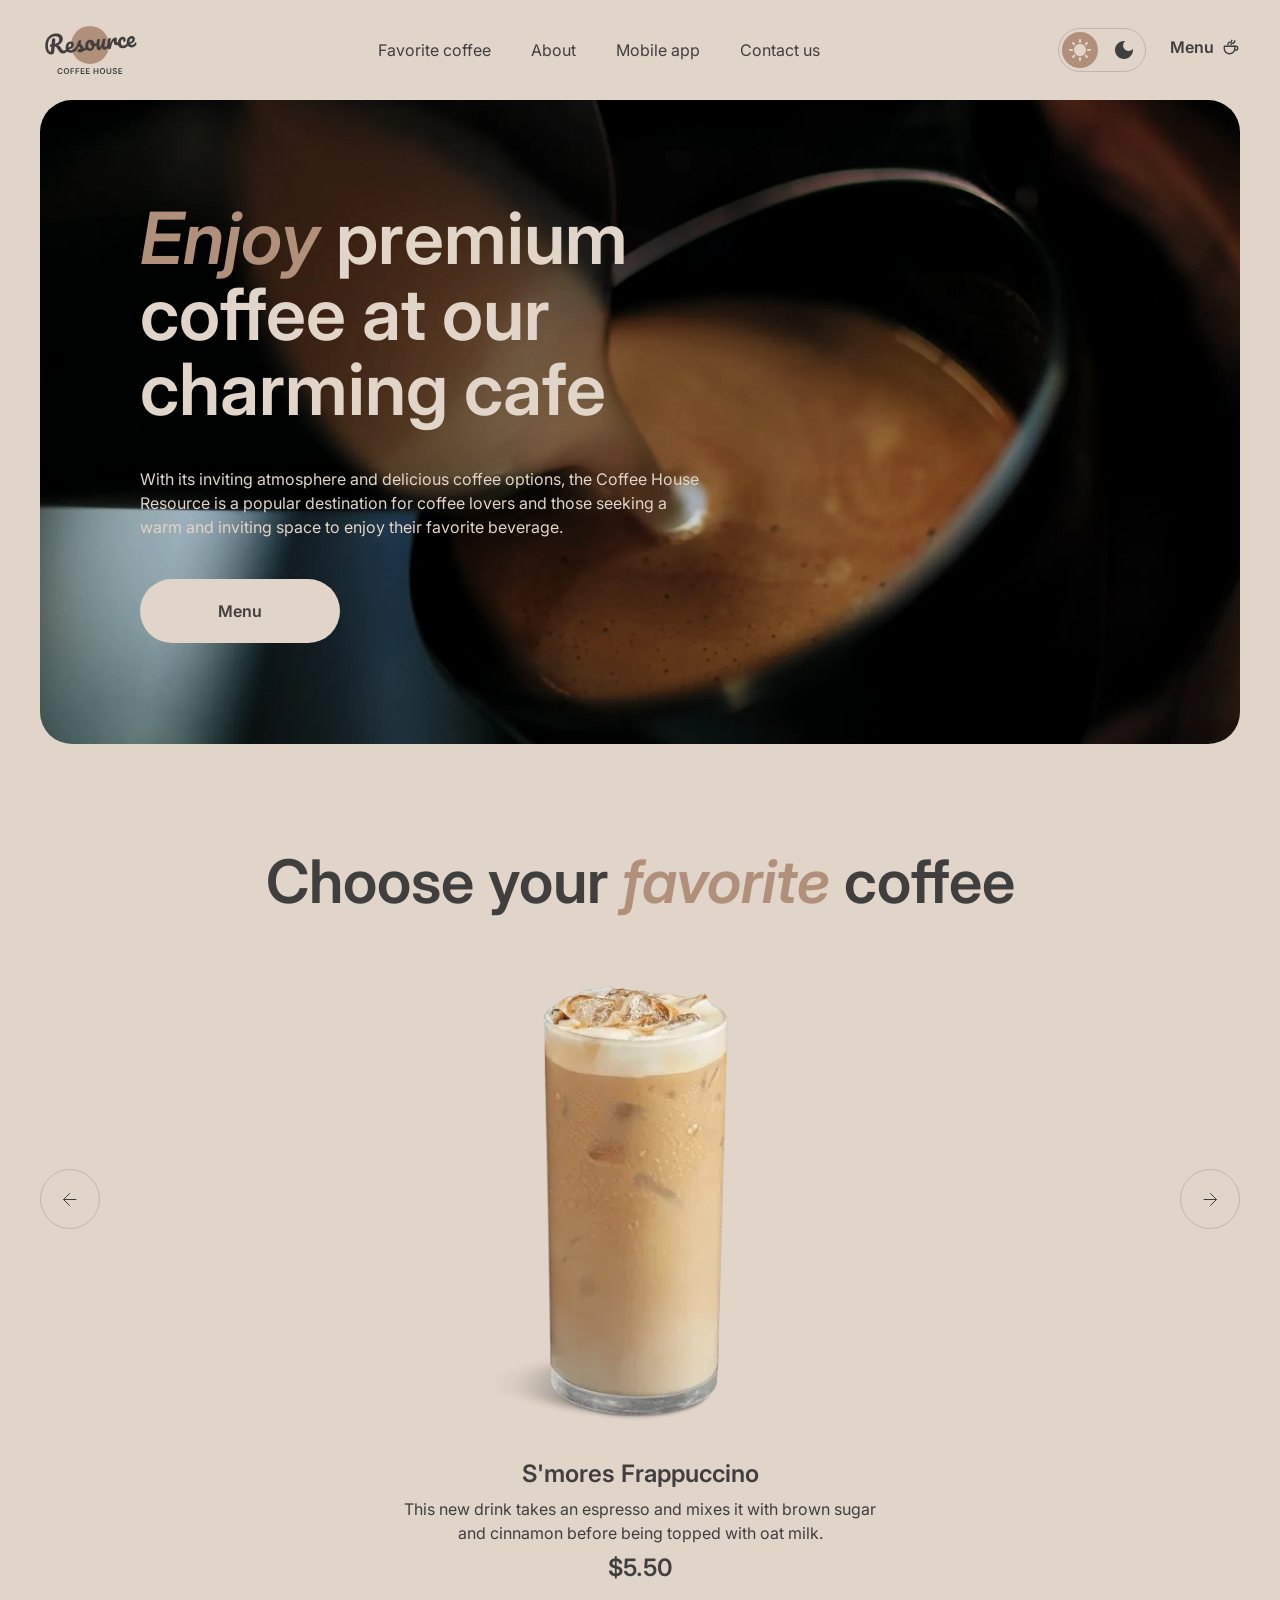
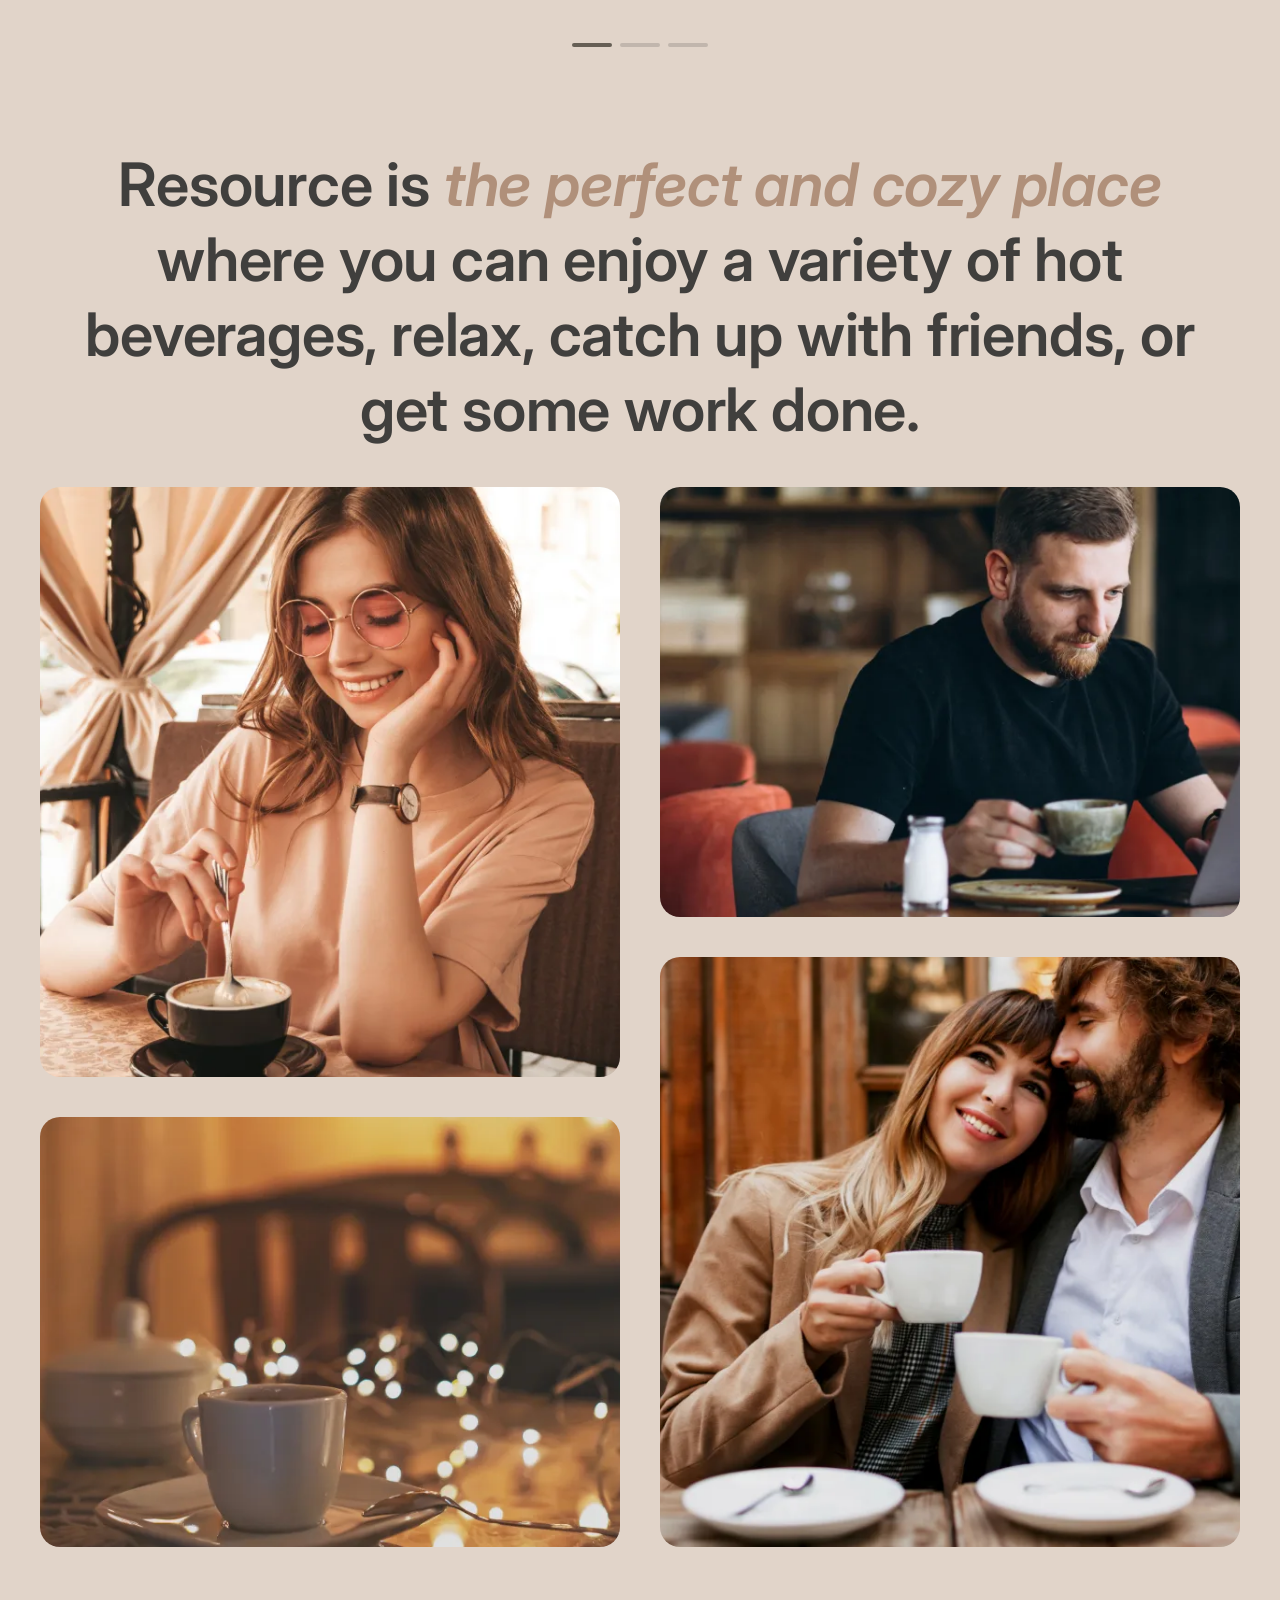
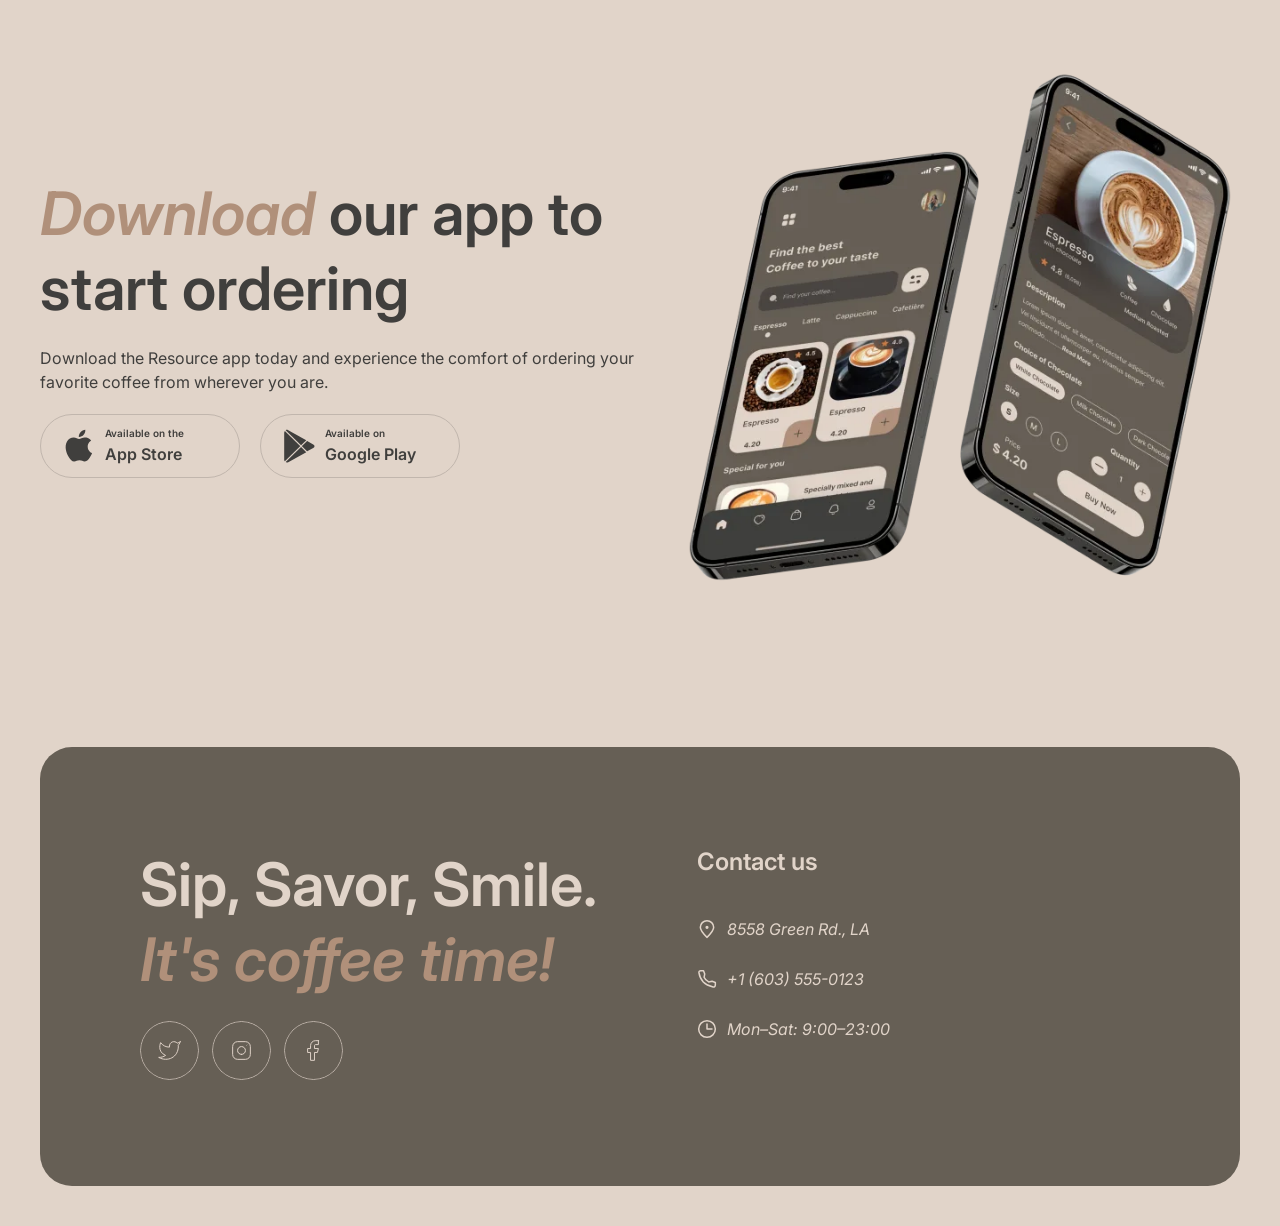
<file: index.html>
<!doctype html>
<html lang="en">
  <head>
    <meta charset="UTF-8" />
    <meta name="viewport" content="width=device-width, initial-scale=1.0" />
    <title>Resource Coffee House</title>
    <link rel="icon" type="image/svg+xml" href="assets/favicon.svg" />
    <script>
      (function () {
        var theme = localStorage.getItem("theme");
        if (theme !== "light" && theme !== "dark") {
          theme = window.matchMedia("(prefers-color-scheme: dark)").matches
            ? "dark"
            : "light";
        }
        document.documentElement.setAttribute("data-theme", theme);
      })();
    </script>
    <link rel="preconnect" href="https://fonts.googleapis.com" />
    <link rel="preconnect" href="https://fonts.gstatic.com" crossorigin />
    <link
      href="https://fonts.googleapis.com/css2?family=Inter:ital,wght@0,400;0,600;1,600&display=swap"
      rel="stylesheet"
    />
    <link rel="stylesheet" href="css/variables.css" />
    <link rel="stylesheet" href="css/style.css" />
    <link rel="preload" as="image" href="assets/images/hero-poster.webp" fetchpriority="high" />
    <script src="js/theme.js" defer></script>
  </head>
  <body>
    <header class="header">
      <div class="container header__inner">
        <a class="logo" href="index.html">
          <img
            class="logo__mark"
            src="assets/images/logo-light.svg"
            alt="Resource Coffee House"
            width="100"
            height="60"
            data-theme-variant="light"
          />
          <img
            class="logo__mark"
            src="assets/images/logo-dark.svg"
            alt="Resource Coffee House"
            width="100"
            height="60"
            data-theme-variant="dark"
            hidden
          />
        </a>

        <nav class="nav" aria-label="Primary" id="primary-nav">
          <ul class="nav__list">
            <li><a href="#slider">Favorite coffee</a></li>
            <li><a href="#about">About</a></li>
            <li><a href="#app">Mobile app</a></li>
            <li><a href="#contacts">Contact us</a></li>
          </ul>
        </nav>

        <div class="header__actions">
          <div class="theme-toggle" role="group" aria-label="Color theme">
            <button
              type="button"
              data-theme-set="light"
              aria-label="Light theme"
            >
              <img src="assets/icons/sun-light-icon.svg" alt="Light theme icon" data-theme-variant="light" />
              <img src="assets/icons/sun-dark-icon.svg" alt="Light theme icon" data-theme-variant="dark" hidden />
            </button>
            <button type="button" data-theme-set="dark" aria-label="Dark theme">
              <svg
                width="36"
                height="36"
                viewBox="0 0 36 36"
                fill="currentColor"
                data-theme-variant="light"
              >
                <path
                  d="M18 9C13.03 9 9 13.03 9 18C9 22.97 13.03 27 18 27C22.97 27 27 22.97 27 18C27 17.54 26.96 17.08 26.9 16.64C25.92 18.01 24.32 18.9 22.5 18.9C19.52 18.9 17.1 16.48 17.1 13.5C17.1 11.69 17.99 10.08 19.36 9.1C18.92 9.04 18.46 9 18 9Z"
                />
              </svg>
              <img src="assets/icons/moon-dark-icon.svg" alt="Dark theme icon" data-theme-variant="dark" hidden />
            </button>
          </div>

          <a class="menu-link" href="catalog.html">
            Menu
            <img src="assets/icons/coffee-cup-light-icon.svg" alt="Menu icon" data-theme-variant="light" />
            <img src="assets/icons/coffee-cup-dark-icon.svg" alt="Menu icon" data-theme-variant="dark" hidden />
          </a>

          <button
            class="burger"
            type="button"
            aria-label="Open menu"
            aria-expanded="false"
            aria-controls="mobile-nav"
            data-burger-toggle
          >
            <svg
              data-burger-icon="menu"
              width="22"
              height="22"
              viewBox="0 0 24 24"
              fill="none"
              stroke="currentColor"
              stroke-width="2"
              stroke-linecap="round"
            >
              <path d="M3 9h18M3 15h18" />
            </svg>
            <svg
              data-burger-icon="close"
              class="is-hidden"
              width="20"
              height="20"
              viewBox="0 0 24 24"
              fill="none"
              stroke="currentColor"
              stroke-width="2"
            >
              <path d="M6 6l12 12M18 6L6 18" />
            </svg>
          </button>
        </div>
      </div>

      <nav class="mobile-nav" id="mobile-nav" aria-label="Mobile" hidden>
        <ul class="mobile-nav__list">
          <li><a href="#slider">Favorite coffee</a></li>
          <li><a href="#about">About</a></li>
          <li><a href="#app">Mobile app</a></li>
          <li><a href="#contacts">Contact us</a></li>
        </ul>
        <a class="menu-link menu-link--mobile" href="catalog.html">
          Menu
          <img src="assets/icons/coffee-cup-light-icon.svg" alt="Menu icon" data-theme-variant="light" />
          <img src="assets/icons/coffee-cup-dark-icon.svg" alt="Menu icon" data-theme-variant="dark" hidden />
        </a>
      </nav>
    </header>

    <main>
      <section class="hero" id="hero">
        <video
          class="hero__video"
          poster="assets/images/hero-poster.webp"
          autoplay
          muted
          loop
          playsinline
        >
          <source src="assets/videos/hero.mp4" type="video/mp4" />
        </video>
        <div class="hero__content">
          <h1><em>Enjoy</em> premium coffee at our charming cafe</h1>
          <p>
            With its inviting atmosphere and delicious coffee options, the
            Coffee House Resource is a popular destination for coffee lovers
            and those seeking a warm and inviting space to enjoy their
            favorite beverage.
          </p>
          <a class="button" href="catalog.html">
            <span class="button__label">
              Menu
              <img
                class="button__icon"
                src="assets/icons/coffee-cup-light-icon.svg"
                alt="Menu icon"
              />
            </span>
          </a>
        </div>
      </section>

      <section class="slider" id="slider">
        <div class="container">
          <h2>Choose your <em>favorite</em> coffee</h2>

          <div class="slider__viewport">
            <button
              class="slider__arrow slider__arrow--prev"
              type="button"
              aria-label="Previous drink"
              data-slider-prev
            >
              <svg
                width="14"
                height="13"
                viewBox="0 0 14 13"
                fill="none"
                stroke="currentColor"
                stroke-linecap="round"
                stroke-linejoin="round"
              >
                <path d="M13 6.5H0.5M6.5 12.5L0.5 6.5L6.5 0.5" />
              </svg>
            </button>

            <ul class="slider__track" data-slider-track>
              <li class="slider__slide is-active" data-slider-slide>
                <img
                  src="assets/images/drink-smores-frappuccino.webp"
                  alt="S'mores Frappuccino"
                  width="600"
                  height="600"
                />
              </li>
              <li class="slider__slide" data-slider-slide hidden>
                <img
                  src="assets/images/cappuccino-glass.webp"
                  alt="Caramel Macchiato"
                  width="600"
                  height="600"
                />
              </li>
              <li class="slider__slide" data-slider-slide hidden>
                <img
                  src="assets/images/iced-coffee.webp"
                  alt="Ice coffee"
                  width="600"
                  height="600"
                />
              </li>
            </ul>

            <button
              class="slider__arrow slider__arrow--next"
              type="button"
              aria-label="Next drink"
              data-slider-next
            >
              <svg
                width="14"
                height="13"
                viewBox="0 0 14 13"
                fill="none"
                stroke="currentColor"
                stroke-linecap="round"
                stroke-linejoin="round"
                style="transform: scaleX(-1)"
              >
                <path d="M13 6.5H0.5M6.5 12.5L0.5 6.5L6.5 0.5" />
              </svg>
            </button>
          </div>

          <div class="slider__caption" data-slider-captions>
            <div class="slider__caption-item is-active" data-slider-caption>
              <h3>S'mores Frappuccino</h3>
              <p>
                This new drink takes an espresso and mixes it with brown
                sugar and cinnamon before being topped with oat milk.
              </p>
              <span class="price">$5.50</span>
            </div>
            <div class="slider__caption-item" data-slider-caption hidden>
              <h3>Caramel Macchiato</h3>
              <p>
                Fragrant and unique classic espresso with rich
                caramel-peanut syrup, with cream under whipped thick foam.
              </p>
              <span class="price">$5.00</span>
            </div>
            <div class="slider__caption-item" data-slider-caption hidden>
              <h3>Ice coffee</h3>
              <p>
                A popular summer drink that tones and invigorates.
                Prepared from coffee, milk and ice.
              </p>
              <span class="price">$4.50</span>
            </div>
          </div>

          <div class="slider__dots" data-slider-dots>
            <button type="button" class="slider__dot is-active" aria-label="Go to slide 1"></button>
            <button type="button" class="slider__dot" aria-label="Go to slide 2"></button>
            <button type="button" class="slider__dot" aria-label="Go to slide 3"></button>
          </div>
        </div>
      </section>

      <section class="about" id="about">
        <div class="container about__inner">
          <h2 class="about__lead">
            Resource is <em>the perfect and cozy place</em> where you can enjoy
            a variety of hot beverages, relax, catch up with friends, or get
            some work done.
          </h2>

          <div class="about__gallery">
            <div class="about__col">
              <div
                class="about__frame about__frame--1"
                role="img"
                aria-label="Guest enjoying coffee at a cafe table"
              >
                <div class="about__frame-photo"></div>
              </div>
              <div
                class="about__frame about__frame--3"
                role="img"
                aria-label="Cozy table with candles and a cup of coffee"
              >
                <div class="about__frame-photo"></div>
              </div>
            </div>
            <div class="about__col">
              <div
                class="about__frame about__frame--2"
                role="img"
                aria-label="Guest working with a laptop and coffee"
              >
                <div class="about__frame-photo"></div>
              </div>
              <div
                class="about__frame about__frame--4"
                role="img"
                aria-label="Couple enjoying coffee together"
              >
                <div class="about__frame-photo"></div>
              </div>
            </div>
          </div>
        </div>
      </section>

      <section class="app" id="app">
        <div class="container app__inner">
          <div class="app__content">
            <h2><em>Download</em> our app to start ordering</h2>
            <p>
              Download the Resource app today and experience the comfort of
              ordering your favorite coffee from wherever you are.
            </p>
            <div class="app__badges">
              <a class="badge" href="#">
                <svg width="36" height="36" viewBox="0 0 36 36" fill="currentColor">
                  <path d="M26.7073 18.6307C26.6704 14.6324 30.065 12.6872 30.2203 12.5966C28.2977 9.86366 25.3178 9.49026 24.2707 9.46048C21.7679 9.20369 19.3403 10.9206 18.0654 10.9206C16.765 10.9206 14.8017 9.48529 12.6858 9.52747C9.96293 9.56841 7.41566 11.1055 6.0186 13.4923C3.13542 18.359 5.28572 25.5108 8.04802 29.4446C9.42981 31.3712 11.0444 33.5223 13.1578 33.4466C15.2254 33.3635 15.9978 32.1614 18.4929 32.1614C20.9651 32.1614 21.6903 33.4466 23.8457 33.3983C26.0647 33.3635 27.4618 31.463 28.7952 29.519C30.392 27.3108 31.0333 25.1362 31.0588 25.0245C31.0066 25.0071 26.7493 23.4229 26.7073 18.6307Z" />
                  <path d="M22.6357 6.87268C23.7477 5.51675 24.5086 3.67205 24.2974 1.80005C22.6879 1.86952 20.675 2.88554 19.5159 4.21169C18.4903 5.38029 17.5742 7.29571 17.8109 9.097C19.6189 9.2285 21.4753 8.20752 22.6357 6.87268Z" />
                </svg>
                <span class="badge__text">
                  <span class="badge__caption">Available on the</span>
                  <span class="badge__title">App Store</span>
                </span>
              </a>
              <a class="badge" href="#">
                <svg width="36" height="36" viewBox="0 0 36 36" fill="currentColor">
                  <path d="M3.7558 3.20297C3.39335 3.57289 3.18359 4.14884 3.18359 4.89471V31.4994C3.18359 32.2453 3.39335 32.8212 3.7558 33.1911L3.84525 33.2723L19.1359 18.37V18.0181L3.84525 3.11575L3.7558 3.20297Z" />
                  <path d="M26.0776 23.34L20.9863 18.37V18.0181L26.0837 13.0482L26.1979 13.1128L32.2345 16.4617C33.9573 17.4121 33.9573 18.976 32.2345 19.9324L26.1979 23.2753L26.0776 23.34V23.34Z" />
                  <path d="M25.2733 24.2007L20.0617 19.1195L4.68164 34.1166C5.25384 34.7031 6.18695 34.7737 7.24807 34.1873L25.2733 24.2007" />
                  <path d="M25.2733 12.1876L7.24807 2.20103C6.18695 1.62058 5.25384 1.69125 4.68164 2.27772L20.0617 17.2688L25.2733 12.1876Z" />
                </svg>
                <span class="badge__text">
                  <span class="badge__caption">Available on</span>
                  <span class="badge__title">Google Play</span>
                </span>
              </a>
            </div>
          </div>
          <img
            class="app__image"
            src="assets/images/app-phones.webp"
            srcset="assets/images/app-phones-420.webp 420w, assets/images/app-phones.webp 630w"
            sizes="(max-width: 500px) 100vw, 630px"
            alt="Resource app screens shown on two phones"
            width="700"
            height="700"
          />
        </div>
      </section>
    </main>

    <footer class="footer" id="contacts">
      <div class="container footer__inner">
        <div class="footer__brand">
          <h2>Sip, Savor, Smile.<br /><em>It's coffee time!</em></h2>
          <ul class="socials">
            <li>
              <a href="#" aria-label="Twitter">
                <svg width="59" height="59" viewBox="0 0 60 60" fill="none">
                  <rect x="0.5" y="0.5" width="59" height="59" rx="29.5" stroke="var(--color-border-primary)" />
                  <path d="M41 21.0101C41 21.0101 38.9821 22.2022 37.86 22.5401C37.2577 21.8476 36.4573 21.3567 35.567 21.134C34.6767 20.9112 33.7395 20.9673 32.8821 21.2945C32.0247 21.6218 31.2884 22.2045 30.773 22.9638C30.2575 23.7231 29.9877 24.6224 30 25.5401V26.5401C28.2426 26.5856 26.5013 26.1959 24.931 25.4055C23.3607 24.6151 22.0103 23.4487 21 22.0101C21 22.0101 17 31.0101 26 35.0101C23.9405 36.408 21.4872 37.109 19 37.0101C28 42.0101 39 37.0101 39 25.5101C38.9991 25.2315 38.9723 24.9537 38.92 24.6801C39.9406 23.6735 41 21.0101 41 21.0101Z" stroke="currentColor" stroke-linecap="round" stroke-linejoin="round" />
                </svg>
              </a>
            </li>
            <li>
              <a href="#" aria-label="Instagram">
                <svg width="59" height="59" viewBox="0 0 60 60" fill="none">
                  <rect x="0.5" y="0.5" width="59" height="59" rx="29.5" stroke="var(--color-border-primary)" />
                  <path d="M30 34C32.2091 34 34 32.2091 34 30C34 27.7909 32.2091 26 30 26C27.7909 26 26 27.7909 26 30C26 32.2091 27.7909 34 30 34Z" stroke="currentColor" stroke-linecap="round" stroke-linejoin="round" />
                  <path d="M21 34V26C21 23.2386 23.2386 21 26 21H34C36.7614 21 39 23.2386 39 26V34C39 36.7614 36.7614 39 34 39H26C23.2386 39 21 36.7614 21 34Z" stroke="currentColor" />
                  <path d="M35.5 24.51L35.51 24.4989" stroke="currentColor" stroke-linecap="round" stroke-linejoin="round" />
                </svg>
              </a>
            </li>
            <li>
              <a href="#" aria-label="Facebook">
                <svg width="59" height="59" viewBox="0 0 60 60" fill="none">
                  <rect x="0.5" y="0.5" width="59" height="59" rx="29.5" stroke="var(--color-border-primary)" />
                  <path d="M35 20H32C30.6739 20 29.4021 20.5268 28.4645 21.4645C27.5268 22.4021 27 23.6739 27 25V28H24V32H27V40H31V32H34L35 28H31V25C31 24.7348 31.1054 24.4804 31.2929 24.2929C31.4804 24.1054 31.7348 24 32 24H35V20Z" stroke="currentColor" stroke-linecap="round" stroke-linejoin="round" />
                </svg>
              </a>
            </li>
          </ul>
        </div>

        <div class="footer__contacts">
          <h3>Contact us</h3>
          <address>
            <ul>
              <li>
                <a
                  href="https://maps.google.com/?q=8558+Green+Rd.,+LA"
                  target="_blank"
                  rel="noopener"
                >
                  <img
                    src="assets/icons/place-icon.svg"
                    alt="Location icon"
                    width="20"
                    height="20"
                  />
                  8558 Green Rd., LA
                </a>
              </li>
              <li>
                <a href="tel:+16035550123">
                  <img
                    src="assets/icons/phone-icon.svg"
                    alt="Phone icon"
                    width="20"
                    height="20"
                  />
                  +1 (603) 555-0123
                </a>
              </li>
              <li>
                <img
                  src="assets/icons/clock-icon.svg"
                  alt="Clock icon"
                  width="20"
                  height="20"
                />
                Mon&ndash;Sat: 9:00&ndash;23:00
              </li>
            </ul>
          </address>
        </div>
      </div>
    </footer>

    <script src="js/nav.js" defer></script>
    <script src="js/slider.js" defer></script>
  </body>
</html>
</file>
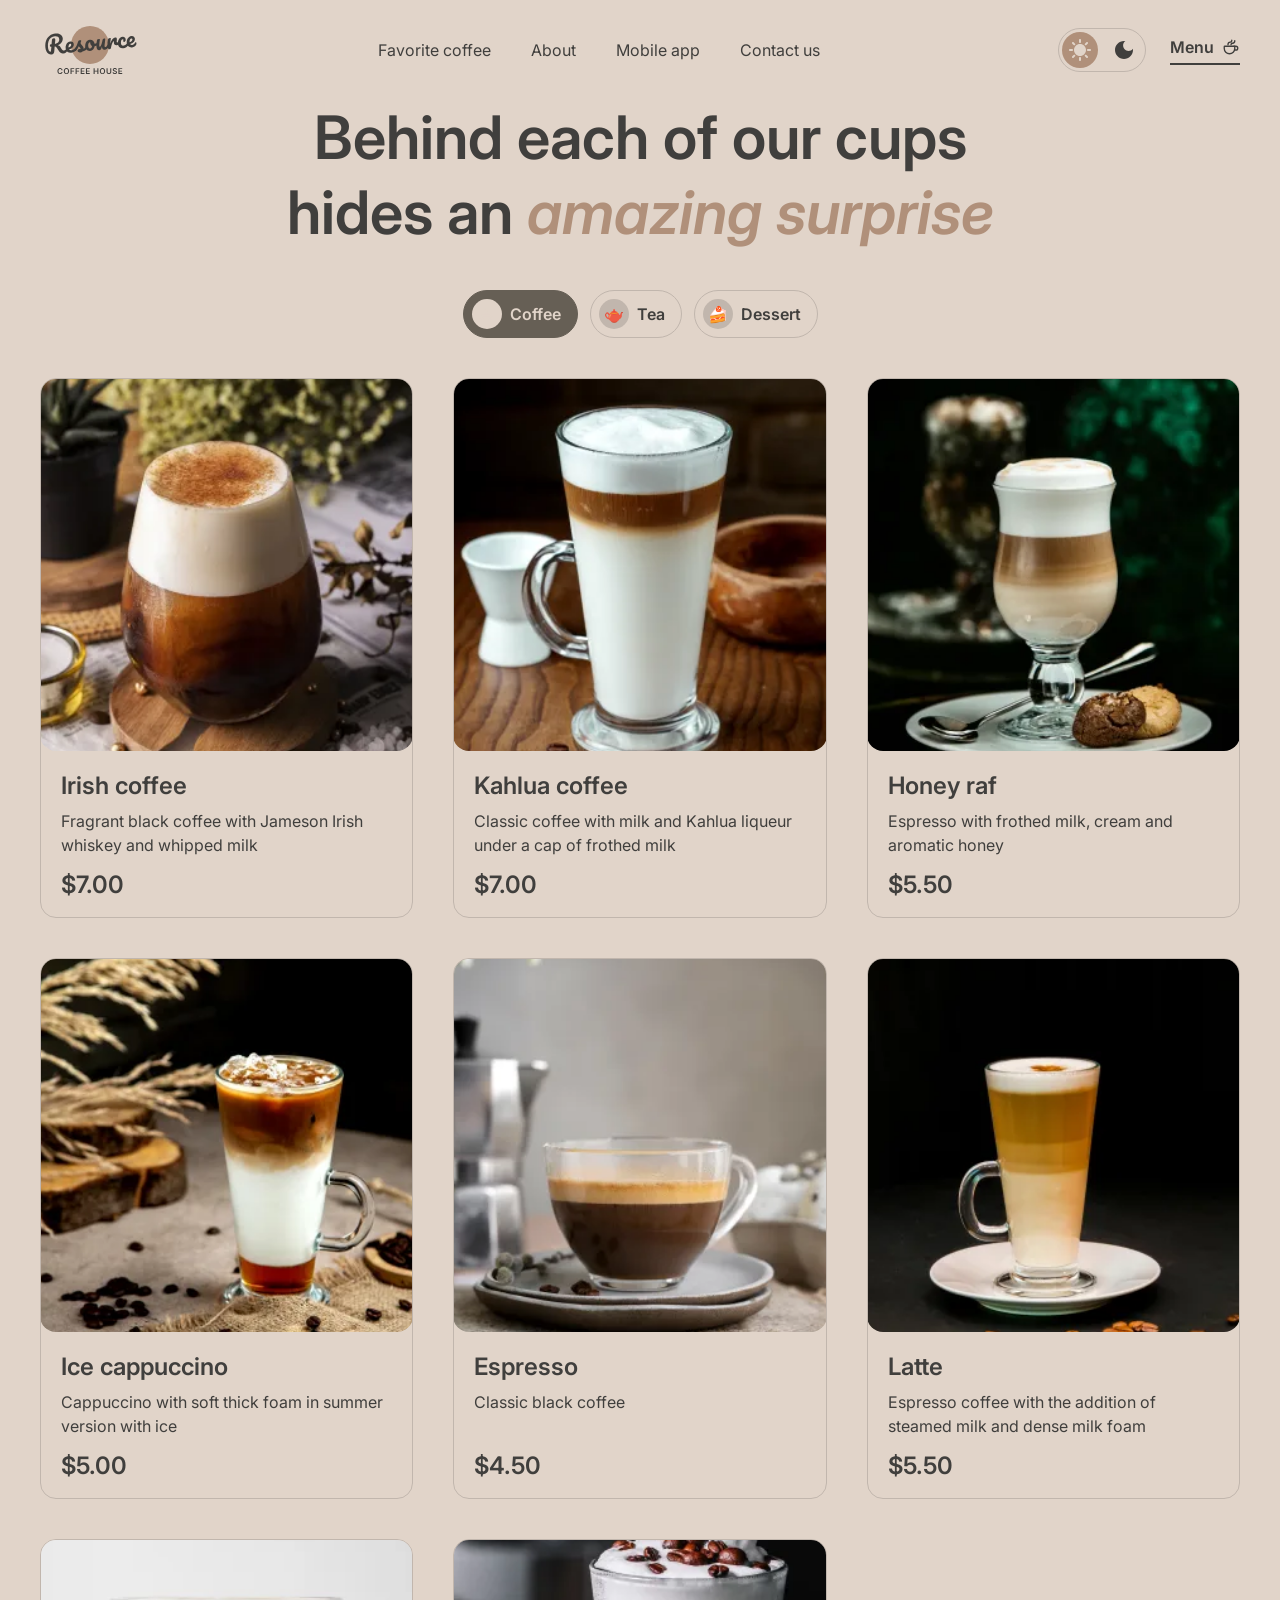
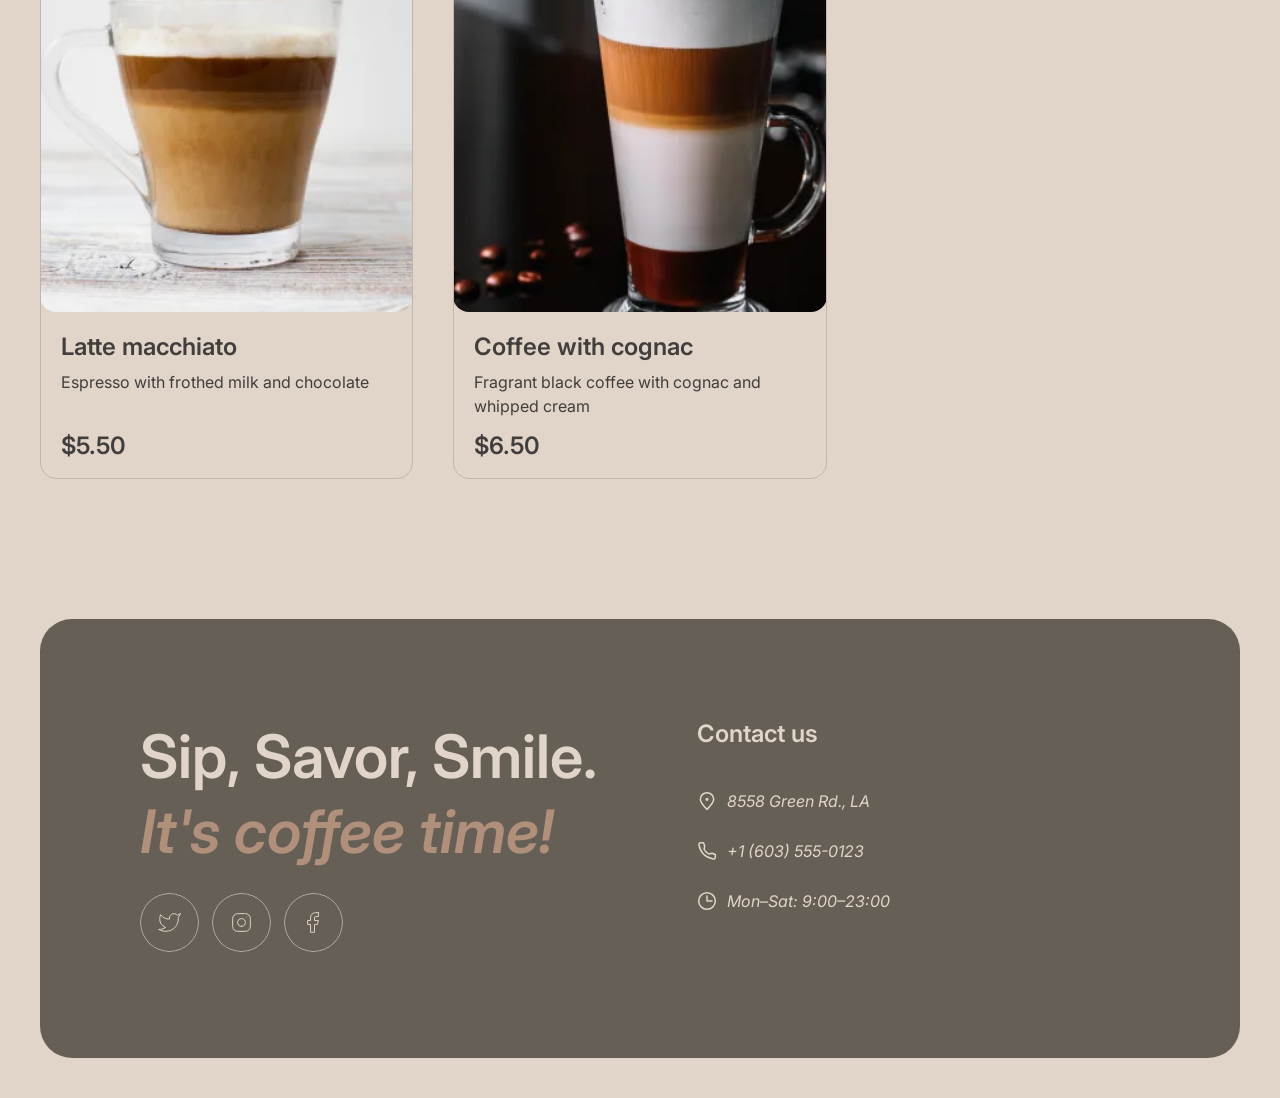
<file: catalog.html>
<!DOCTYPE html>
<html lang="en">
  <head>
    <meta charset="UTF-8" />
    <meta name="viewport" content="width=device-width, initial-scale=1.0" />
    <title>Resource Coffee House — Menu</title>
    <link rel="icon" type="image/svg+xml" href="assets/favicon.svg" />
    <script>
      (function () {
        var theme = localStorage.getItem("theme");
        if (theme !== "light" && theme !== "dark") {
          theme = window.matchMedia("(prefers-color-scheme: dark)").matches
            ? "dark"
            : "light";
        }
        document.documentElement.setAttribute("data-theme", theme);
      })();
    </script>
    <link rel="preconnect" href="https://fonts.googleapis.com" />
    <link rel="preconnect" href="https://fonts.gstatic.com" crossorigin />
    <link
      href="https://fonts.googleapis.com/css2?family=Inter:ital,wght@0,400;0,600;1,600&display=swap"
      rel="stylesheet"
    />
    <link rel="stylesheet" href="css/variables.css" />
    <link rel="stylesheet" href="css/style.css" />
    <link rel="preload" as="image" href="assets/images/irish-coffee.webp" fetchpriority="high" />
    <script src="js/theme.js" defer></script>
  </head>
  <body>
    <a class="skip-link" href="#catalog">Skip to content</a>

    <header class="header">
      <div class="container header__inner">
        <a class="logo" href="index.html">
          <img class="logo__mark" src="assets/images/logo-light.svg" alt="Resource Coffee House" width="100" height="60" data-theme-variant="light" />
          <img class="logo__mark" src="assets/images/logo-dark.svg" alt="Resource Coffee House" width="100" height="60" data-theme-variant="dark" hidden />
        </a>

        <nav class="nav" aria-label="Primary" id="primary-nav">
          <ul class="nav__list">
            <li><a href="index.html#slider">Favorite coffee</a></li>
            <li><a href="index.html#about">About</a></li>
            <li><a href="index.html#app">Mobile app</a></li>
            <li><a href="index.html#contacts">Contact us</a></li>
          </ul>
        </nav>

        <div class="header__actions">
          <div class="theme-toggle" role="group" aria-label="Color theme">
            <button type="button" data-theme-set="light" aria-label="Light theme">
              <img src="assets/icons/sun-light-icon.svg" alt="Light theme icon" data-theme-variant="light" />
              <img src="assets/icons/sun-dark-icon.svg" alt="Light theme icon" data-theme-variant="dark" hidden />
            </button>
            <button type="button" data-theme-set="dark" aria-label="Dark theme">
              <svg width="36" height="36" viewBox="0 0 36 36" fill="currentColor" data-theme-variant="light"><path d="M18 9C13.03 9 9 13.03 9 18C9 22.97 13.03 27 18 27C22.97 27 27 22.97 27 18C27 17.54 26.96 17.08 26.9 16.64C25.92 18.01 24.32 18.9 22.5 18.9C19.52 18.9 17.1 16.48 17.1 13.5C17.1 11.69 17.99 10.08 19.36 9.1C18.92 9.04 18.46 9 18 9Z"/></svg>
              <img src="assets/icons/moon-dark-icon.svg" alt="Dark theme icon" data-theme-variant="dark" hidden />
            </button>
          </div>

          <a class="menu-link is-current" href="catalog.html" aria-current="page">
            Menu
            <img src="assets/icons/coffee-cup-light-icon.svg" alt="Menu icon" data-theme-variant="light" />
            <img src="assets/icons/coffee-cup-dark-icon.svg" alt="Menu icon" data-theme-variant="dark" hidden />
          </a>

          <button class="burger" type="button" aria-label="Open menu" aria-expanded="false" aria-controls="mobile-nav" data-burger-toggle>
            <svg data-burger-icon="menu" width="22" height="22" viewBox="0 0 24 24" fill="none" stroke="currentColor" stroke-width="2" stroke-linecap="round"><path d="M3 9h18M3 15h18"/></svg>
            <svg data-burger-icon="close" class="is-hidden" width="20" height="20" viewBox="0 0 24 24" fill="none" stroke="currentColor" stroke-width="2"><path d="M6 6l12 12M18 6L6 18"/></svg>
          </button>
        </div>
      </div>

      <nav class="mobile-nav" id="mobile-nav" aria-label="Mobile" hidden>
        <ul class="mobile-nav__list">
          <li><a href="index.html#slider">Favorite coffee</a></li>
          <li><a href="index.html#about">About</a></li>
          <li><a href="index.html#app">Mobile app</a></li>
          <li><a href="index.html#contacts">Contact us</a></li>
        </ul>
        <a class="menu-link menu-link--mobile" href="catalog.html">
          Menu
          <img src="assets/icons/coffee-cup-light-icon.svg" alt="Menu icon" data-theme-variant="light" />
          <img src="assets/icons/coffee-cup-dark-icon.svg" alt="Menu icon" data-theme-variant="dark" hidden />
        </a>
      </nav>
    </header>

    <main>
      <section class="catalog" id="catalog">
        <div class="container">
          <h1>Behind each of our cups hides an <em>amazing surprise</em></h1>

          <div class="catalog__categories" role="tablist" aria-label="Menu categories">
            <button type="button" id="tab-coffee" class="category is-active" data-category-btn="coffee" role="tab" aria-selected="true" aria-controls="panel-coffee">
              <span class="category__icon" aria-hidden="true">☕</span>
              Coffee
            </button>
            <button type="button" id="tab-tea" class="category" data-category-btn="tea" role="tab" aria-selected="false" aria-controls="panel-tea">
              <span class="category__icon" aria-hidden="true">🫖</span>
              Tea
            </button>
            <button type="button" id="tab-dessert" class="category" data-category-btn="dessert" role="tab" aria-selected="false" aria-controls="panel-dessert">
              <span class="category__icon" aria-hidden="true">🍰</span>
              Dessert
            </button>
          </div>

          <h2 class="sr-only">Coffee menu</h2>
          <div id="panel-coffee" role="tabpanel" aria-labelledby="tab-coffee">
          <ul class="catalog__grid" data-category-panel="coffee" aria-busy="true"></ul>
          </div>

          <h2 class="sr-only">Tea menu</h2>
          <div id="panel-tea" role="tabpanel" aria-labelledby="tab-tea" hidden>
          <ul class="catalog__grid" data-category-panel="tea" aria-busy="true"></ul>
          </div>

          <h2 class="sr-only">Dessert menu</h2>
          <div id="panel-dessert" role="tabpanel" aria-labelledby="tab-dessert" hidden>
          <ul class="catalog__grid" data-category-panel="dessert" aria-busy="true"></ul>
          </div>

          <button type="button" class="show-more" data-show-more="coffee" aria-label="Show more coffee">
            <svg width="24" height="24" viewBox="0 0 24 24" fill="none"><path d="M21.8883 13.5C21.1645 18.3113 17.013 22 12 22C6.47715 22 2 17.5228 2 12C2 6.47715 6.47715 2 12 2C16.1006 2 19.6248 4.46819 21.1679 8" stroke="currentColor" stroke-linecap="round" stroke-linejoin="round" /><path d="M17 8H21.4C21.7314 8 22 7.73137 22 7.4V3" stroke="currentColor" stroke-linecap="round" stroke-linejoin="round" /></svg>
          </button>
          <button type="button" class="show-more" data-show-more="dessert" aria-label="Show more dessert" hidden>
            <svg width="24" height="24" viewBox="0 0 24 24" fill="none"><path d="M21.8883 13.5C21.1645 18.3113 17.013 22 12 22C6.47715 22 2 17.5228 2 12C2 6.47715 6.47715 2 12 2C16.1006 2 19.6248 4.46819 21.1679 8" stroke="currentColor" stroke-linecap="round" stroke-linejoin="round" /><path d="M17 8H21.4C21.7314 8 22 7.73137 22 7.4V3" stroke="currentColor" stroke-linecap="round" stroke-linejoin="round" /></svg>
          </button>
        </div>
      </section>
    </main>

    <footer class="footer" id="contacts">
      <div class="container footer__inner">
        <div class="footer__brand">
          <h2>Sip, Savor, Smile.<br /><em>It's coffee time!</em></h2>
          <ul class="socials">
            <li>
              <a href="#" aria-label="Twitter">
                <svg width="59" height="59" viewBox="0 0 60 60" fill="none">
                  <rect x="0.5" y="0.5" width="59" height="59" rx="29.5" stroke="var(--color-border-primary)" />
                  <path d="M41 21.0101C41 21.0101 38.9821 22.2022 37.86 22.5401C37.2577 21.8476 36.4573 21.3567 35.567 21.134C34.6767 20.9112 33.7395 20.9673 32.8821 21.2945C32.0247 21.6218 31.2884 22.2045 30.773 22.9638C30.2575 23.7231 29.9877 24.6224 30 25.5401V26.5401C28.2426 26.5856 26.5013 26.1959 24.931 25.4055C23.3607 24.6151 22.0103 23.4487 21 22.0101C21 22.0101 17 31.0101 26 35.0101C23.9405 36.408 21.4872 37.109 19 37.0101C28 42.0101 39 37.0101 39 25.5101C38.9991 25.2315 38.9723 24.9537 38.92 24.6801C39.9406 23.6735 41 21.0101 41 21.0101Z" stroke="currentColor" stroke-linecap="round" stroke-linejoin="round" />
                </svg>
              </a>
            </li>
            <li>
              <a href="#" aria-label="Instagram">
                <svg width="59" height="59" viewBox="0 0 60 60" fill="none">
                  <rect x="0.5" y="0.5" width="59" height="59" rx="29.5" stroke="var(--color-border-primary)" />
                  <path d="M30 34C32.2091 34 34 32.2091 34 30C34 27.7909 32.2091 26 30 26C27.7909 26 26 27.7909 26 30C26 32.2091 27.7909 34 30 34Z" stroke="currentColor" stroke-linecap="round" stroke-linejoin="round" />
                  <path d="M21 34V26C21 23.2386 23.2386 21 26 21H34C36.7614 21 39 23.2386 39 26V34C39 36.7614 36.7614 39 34 39H26C23.2386 39 21 36.7614 21 34Z" stroke="currentColor" />
                  <path d="M35.5 24.51L35.51 24.4989" stroke="currentColor" stroke-linecap="round" stroke-linejoin="round" />
                </svg>
              </a>
            </li>
            <li>
              <a href="#" aria-label="Facebook">
                <svg width="59" height="59" viewBox="0 0 60 60" fill="none">
                  <rect x="0.5" y="0.5" width="59" height="59" rx="29.5" stroke="var(--color-border-primary)" />
                  <path d="M35 20H32C30.6739 20 29.4021 20.5268 28.4645 21.4645C27.5268 22.4021 27 23.6739 27 25V28H24V32H27V40H31V32H34L35 28H31V25C31 24.7348 31.1054 24.4804 31.2929 24.2929C31.4804 24.1054 31.7348 24 32 24H35V20Z" stroke="currentColor" stroke-linecap="round" stroke-linejoin="round" />
                </svg>
              </a>
            </li>
          </ul>
        </div>

        <div class="footer__contacts">
          <h3>Contact us</h3>
          <address>
            <ul>
              <li>
                <a
                  href="https://maps.google.com/?q=8558+Green+Rd.,+LA"
                  target="_blank"
                  rel="noopener"
                >
                  <img src="assets/icons/place-icon.svg" alt="Location icon" width="20" height="20" />
                  8558 Green Rd., LA
                </a>
              </li>
              <li>
                <a href="tel:+16035550123">
                  <img src="assets/icons/phone-icon.svg" alt="Phone icon" width="20" height="20" />
                  +1 (603) 555-0123
                </a>
              </li>
              <li>
                <img src="assets/icons/clock-icon.svg" alt="Clock icon" width="20" height="20" />
                Mon&ndash;Sat: 9:00&ndash;23:00
              </li>
            </ul>
          </address>
        </div>
      </div>
    </footer>

    <div class="modal" data-modal hidden>
      <div class="modal__panel" role="dialog" aria-modal="true" aria-labelledby="modal-title" tabindex="-1">
        <img class="modal__image" data-modal-image src="assets/images/irish-coffee.webp" alt="" />
        <div class="modal__body">
          <h3 id="modal-title" class="modal__title" data-modal-title></h3>
          <p class="modal__desc" data-modal-desc></p>

          <p class="modal__label">Size</p>
          <div class="modal__chips" data-modal-sizes></div>

          <p class="modal__label">Additives</p>
          <div class="modal__chips" data-modal-additives></div>

          <div class="modal__total">
            <span>Total:</span>
            <strong data-modal-total></strong>
          </div>

          <p class="modal__disclaimer">
            The cost is not final. Download our mobile app to see the final price and place your order. Earn loyalty points and enjoy your favorite coffee with up to 20% discount.
          </p>

          <button type="button" class="modal__close" data-modal-close>Close</button>
        </div>
      </div>
    </div>

    <script src="js/nav.js" defer></script>
    <script type="module" src="js/catalog.js"></script>
    <script type="module" src="js/modal.js"></script>
  </body>
</html>
</file>
<file: css/variables.css>
:root,
[data-theme="light"] {
  --color-text-primary: #403f3d;
  --color-text-inverse: #e1d4c9;
  --color-text-accent: #b0907a;

  --color-bg-page: #e1d4c9;
  --color-bg-container: #665f55;
  --color-bg-overlay: rgba(64, 63, 61, 0.8);

  --color-border-primary: #c1b6ad;
  --color-border-inverse: #665f55;
}

[data-theme="dark"] {
  --color-text-primary: #e1d4c9;
  --color-text-inverse: #e1d4c9;
  --color-text-accent: #b0907a;

  --color-bg-page: #292826;
  --color-bg-container: #403f3d;
  --color-bg-overlay: rgba(41, 40, 38, 0.8);

  --color-border-primary: #665f55;
  --color-border-inverse: #c1b6ad;
}

:root {
  --font-family: "Inter", system-ui, sans-serif;

  --container-width: 1440px;
  --gutter: 40px;
  --radius-sm: 12px;
  --radius-md: 20px;
  --radius-lg: 32px;
  --transition: 0.2s ease;

  --fs-h1: 72px;
  --lh-h1: 105%;
  --fs-h2: 60px;
  --lh-h2: 125%;
  --fs-h3: 24px;
  --lh-h3: 125%;
  --fs-body: 16px;
  --lh-body: 150%;
  --fs-caption: 10px;
  --lh-caption: 140%;
  --fs-action: 16px;
  --lh-action: 150%;
  --fs-burger-link: 32px;
  --lh-burger-link: 125%;

  --section-gap: 100px;
}

@media (max-width: 1023px) {
  :root {
    --fs-h1: 60px;
    --lh-h1: 125%;
    --fs-h2: 60px;
    --lh-h2: 125%;
    --section-gap: 72px;
  }
}

@media (max-width: 500px) {
  :root {
    --gutter: 16px;
    --fs-h1: 42px;
    --fs-h2: 32px;
    --section-gap: 60px;
  }
}
</file>
<file: css/style.css>
*,
*::before,
*::after {
  box-sizing: border-box;
}

html {
  scroll-behavior: smooth;
}

body {
  margin: 0;
  font-family: var(--font-family);
  font-size: var(--fs-body);
  line-height: var(--lh-body);
  color: var(--color-text-primary);
  background-color: var(--color-bg-page);
  transition:
    background-color var(--transition),
    color var(--transition);
}

img {
  max-width: 100%;
  display: block;
}

[hidden] {
  display: none !important;
}

a {
  color: inherit;
  text-decoration: none;
  cursor: pointer;
}

button {
  font-family: inherit;
  padding: 0;
  border: none;
  background: none;
  cursor: pointer;
}

ul {
  list-style: none;
  margin: 0;
  padding: 0;
}

h1,
h2,
h3,
p {
  margin: 0;
}

h1 {
  font-size: var(--fs-h1);
  line-height: var(--lh-h1);
  font-weight: 600;
  letter-spacing: 0;
}

h2 {
  font-size: var(--fs-h2);
  line-height: var(--lh-h2);
  font-weight: 600;
}

h3 {
  font-size: var(--fs-h3);
  line-height: var(--lh-h3);
  font-weight: 600;
}

h1 em,
h2 em {
  font-style: italic;
  color: var(--color-text-accent);
}

.container {
  width: 100%;
  max-width: var(--container-width);
  margin-inline: auto;
  padding-inline: var(--gutter);
}

main > section + section {
  margin-top: var(--section-gap);
}

.catalog {
  padding-top: 20px;
  padding-bottom: var(--section-gap);
}

.app {
  padding-bottom: var(--section-gap);
}

.skip-link {
  position: absolute;
  top: -100px;
  left: 16px;
  z-index: 100;
  padding: 12px 20px;
  background: var(--color-bg-container);
  color: var(--color-text-inverse);
  border-radius: var(--radius-sm);
  transition: top var(--transition);
}

.skip-link:focus {
  top: 16px;
}

/* ---------- buttons & actions ---------- */

.button,
.card__details,
.category {
  font-size: var(--fs-action);
  line-height: var(--lh-action);
  font-weight: 600;
  cursor: pointer;
}

.button {
  display: inline-flex;
  align-items: center;
  justify-content: center;
  width: 200px;
  height: 64px;
  border-radius: 999px;
  /* fixed light chip: this sits on a photo, not the page background,
     so it must not flip with the site theme */
  background: #e1d4c9;
  color: #403f3d;
}

.button__label {
  position: relative;
}

.button__icon {
  position: absolute;
  left: 100%;
  margin-left: 8px;
  top: 50%;
  translate: 0 -50%;
  width: 18px;
  height: 18px;
  opacity: 0;
  transition: opacity var(--transition);
}

.button:hover .button__icon {
  opacity: 1;
}

/* ---------- header ---------- */

.header {
  position: sticky;
  top: 0;
  z-index: 100;
  padding-top: 20px;
  background: var(--color-bg-page);
}

.header__inner {
  position: relative;
  z-index: 60;
  display: flex;
  align-items: center;
  justify-content: space-between;
  gap: 24px;
  height: 60px;
}

.logo {
  display: inline-flex;
  align-items: center;
}

.logo__mark {
  width: 100px;
  height: 60px;
}

.nav__list {
  display: flex;
  gap: 40px;
}

.header__actions {
  display: flex;
  align-items: center;
  gap: 24px;
}

.theme-toggle {
  display: inline-flex;
  align-items: center;
  gap: 8px;
  padding: 3px;
  border: 1px solid var(--color-border-primary);
  border-radius: 999px;
  box-sizing: border-box;
}

.theme-toggle button {
  display: inline-flex;
  width: 36px;
  height: 36px;
  border-radius: 50%;
  color: var(--color-text-primary);
  transition:
    background var(--transition),
    color var(--transition);
}

.theme-toggle button:hover {
  background: var(--color-bg-container);
  color: var(--color-text-inverse);
}

.theme-toggle button img {
  width: 100%;
  height: 100%;
}

.menu-link {
  display: inline-flex;
  align-items: center;
  gap: 8px;
  font-size: var(--fs-action);
  font-weight: 600;
  padding-bottom: 4px;
  border-bottom: 2px solid transparent;
  transition: border-color var(--transition);
}

.menu-link img {
  width: 18px;
  height: 18px;
}

.menu-link.is-current,
.menu-link:hover {
  border-bottom-color: var(--color-text-primary);
}

.nav__list a {
  padding-bottom: 4px;
  border-bottom: 2px solid transparent;
  transition: border-color var(--transition);
}

.nav__list a:hover {
  border-bottom-color: var(--color-text-primary);
}

.burger {
  display: none;
  align-items: center;
  justify-content: center;
  width: 40px;
  height: 40px;
  border-radius: 50%;
  border: 1px solid var(--color-border-primary);
  background: transparent;
  color: var(--color-text-primary);
  cursor: pointer;
}

.mobile-nav {
  display: flex;
  flex-direction: column;
  align-items: center;
  justify-content: center;
  gap: 40px;
  position: fixed;
  inset: 0;
  z-index: 50;
  background: var(--color-bg-page);
}

.mobile-nav[hidden] {
  display: none;
}

.mobile-nav__list {
  display: flex;
  flex-direction: column;
  align-items: center;
  gap: 32px;
}

.mobile-nav__list a,
.menu-link--mobile {
  font-size: var(--fs-burger-link);
  line-height: var(--lh-burger-link);
  font-weight: 600;
}

.menu-link--mobile {
  display: inline-flex;
  align-items: center;
  gap: 10px;
}

/* ---------- hero ---------- */

.hero {
  position: relative;
  width: min(
    calc(100% - 2 * var(--gutter)),
    calc(var(--container-width) - 2 * var(--gutter))
  );
  margin-inline: auto;
  margin-top: 20px;
  border-radius: var(--radius-lg);
  overflow: hidden;
  height: 644px;
  padding: 100px 0 0 100px;
}

.hero__video {
  position: absolute;
  inset: 0;
  width: 100%;
  height: 100%;
  object-fit: cover;
  z-index: -1;
}

.hero__content {
  max-width: 560px;
  color: var(--color-text-inverse);
  display: flex;
  flex-direction: column;
  gap: 40px;
}

/* ---------- slider ---------- */

.slider h2 {
  text-align: center;
  margin-bottom: 40px;
}

.slider__viewport {
  display: flex;
  align-items: center;
  justify-content: space-between;
  width: 100%;
}

.slider__arrow {
  display: inline-flex;
  align-items: center;
  justify-content: center;
  flex-shrink: 0;
  width: 60px;
  height: 60px;
  border-radius: 50%;
  border: 1px solid var(--color-border-primary);
  background: transparent;
  color: var(--color-text-primary);
  cursor: pointer;
  transition:
    background var(--transition),
    color var(--transition),
    border-color var(--transition);
}

.slider__arrow:hover {
  background: var(--color-bg-container);
  color: var(--color-text-inverse);
  border-color: var(--color-text-inverse);
}

.slider__track {
  width: auto;
  min-width: 0;
  touch-action: pan-y;
}

.slider__slide img {
  width: 480px;
  height: 480px;
  object-fit: cover;
  border-radius: var(--radius-md);
}

.slider__caption {
  margin-top: 20px;
  min-height: 160px;
  text-align: center;
}

.slider__caption-item {
  display: flex;
  flex-direction: column;
  align-items: center;
  gap: 8px;
  max-width: 480px;
  margin-inline: auto;
}

.slider__caption-item p {
  font-size: var(--fs-body);
  line-height: var(--lh-body);
  font-weight: 400;
}

.slider__caption-item .price {
  font-size: var(--fs-h3);
  line-height: var(--lh-h3);
  font-weight: 600;
}

.slider__dots {
  display: flex;
  align-items: center;
  justify-content: center;
  gap: 8px;
  margin-top: 24px;
}

.slider__dot {
  width: 40px;
  height: 4px;
  border-radius: 100px;
  background: var(--color-border-primary);
}

.slider__dot.is-active {
  background: var(--color-bg-container);
}

/* ---------- about ---------- */

.about__lead {
  width: calc(100% + 2 * var(--gutter));
  margin-inline: calc(-1 * var(--gutter));
  padding-inline: var(--gutter);
  font-size: var(--fs-h2);
  line-height: var(--lh-h2);
  font-weight: 600;
  text-align: center;
  margin-bottom: 40px;
  letter-spacing: -0.2px;
}

.about__lead em {
  font-style: italic;
  color: var(--color-text-accent);
}

.about__gallery {
  display: flex;
  gap: var(--gutter);
}

.about__col {
  display: flex;
  flex-direction: column;
  flex: 1;
  gap: var(--gutter);
}

.about__frame {
  position: relative;
  border-radius: var(--radius-md);
  overflow: hidden;
  background-color: var(--color-bg-page);
}

.about__frame-photo {
  position: absolute;
  inset: 0;
  background-repeat: no-repeat;
  background-position: center;
  background-size: cover;
  transform: scale(1.15);
  transition: transform var(--transition);
}

.about__frame:hover .about__frame-photo {
  transform: scale(1);
}

.about__frame--1,
.about__frame--4 {
  height: 590px;
}

.about__frame--2,
.about__frame--3 {
  height: 430px;
}

.about__frame--1 .about__frame-photo {
  background-image: url("../assets/images/about-1.webp");
}

.about__frame--2 .about__frame-photo {
  background-image: url("../assets/images/about-2.webp");
}

.about__frame--3 .about__frame-photo {
  background-image: url("../assets/images/about-3.webp");
}

.about__frame--4 .about__frame-photo {
  background-image: url("../assets/images/about-4.webp");
}

/* ---------- app ---------- */

.app__inner {
  display: flex;
  align-items: center;
  justify-content: space-between;
  gap: 40px;
}

.app__content {
  max-width: 600px;
  flex-shrink: 0;
  display: flex;
  flex-direction: column;
  gap: 20px;
}

.app__badges {
  display: flex;
  gap: 20px;
}

.badge {
  display: inline-flex;
  align-items: center;
  gap: 8px;
  width: 200px;
  height: 64px;
  padding-left: 20px;
  border-radius: 999px;
  border: 1px solid var(--color-border-primary);
  cursor: pointer;
  transition:
    background var(--transition),
    color var(--transition),
    border-color var(--transition);
}

.badge svg {
  flex-shrink: 0;
}

.badge__text {
  display: flex;
  flex-direction: column;
  gap: 2px;
}

.badge__caption {
  font-size: var(--fs-caption);
  line-height: var(--lh-caption);
  font-weight: 600;
}

.badge__title {
  font-size: var(--fs-body);
  line-height: var(--lh-body);
  font-weight: 600;
}

.badge:hover {
  background: var(--color-bg-container);
  color: var(--color-text-inverse);
  border-color: var(--color-bg-container);
}

.app__image {
  width: 630px;
  min-width: 0;
  max-width: 100%;
  aspect-ratio: 1 / 1;
  height: auto;
  object-fit: cover;
  flex-shrink: 1;
}

/* ---------- footer ---------- */

.footer {
  background: var(--color-bg-container);
  color: var(--color-text-inverse);
  border-radius: var(--radius-lg);
  width: min(
    calc(100% - 2 * var(--gutter)),
    calc(var(--container-width) - 2 * var(--gutter))
  );
  margin-inline: auto;
  margin-block: var(--gutter);
}

.footer h2 {
  color: var(--color-text-inverse);
}

.footer__inner {
  display: flex;
  gap: 100px;
  padding-block: var(--section-gap);
  padding-inline: 100px;
}

.footer__brand {
  display: flex;
  flex-direction: column;
  gap: 24px;
}

.socials {
  display: flex;
  gap: 13px;
}

.socials a {
  display: inline-flex;
  align-items: center;
  justify-content: center;
  width: 59px;
  height: 59px;
  border-radius: 50%;
  overflow: hidden;
  cursor: pointer;
  color: var(--color-text-inverse);
  transition:
    background var(--transition),
    color var(--transition);
}

.socials a:hover {
  background: var(--color-text-inverse);
  color: var(--color-bg-container);
}

.footer__contacts h3 {
  color: var(--color-text-inverse);
  margin-bottom: 40px;
}

.footer__contacts address ul {
  display: flex;
  flex-direction: column;
  gap: 20px;
}

.footer__contacts li,
.footer__contacts a {
  display: flex;
  align-items: center;
  gap: 10px;
}

.footer__contacts a {
  width: fit-content;
  padding-bottom: 4px;
  border-bottom: 2px solid transparent;
  cursor: pointer;
  transition: border-color var(--transition);
}

.footer__contacts a:hover {
  border-bottom-color: currentColor;
}

/* ---------- catalog ---------- */

.catalog h1 {
  font-size: 60px;
  line-height: 125%;
  text-align: center;
  max-width: 800px;
  margin-inline: auto;
  margin-bottom: 40px;
}

.catalog__categories {
  display: flex;
  align-items: center;
  justify-content: center;
  gap: 12px;
  margin-bottom: 40px;
}

.category {
  display: inline-flex;
  align-items: center;
  gap: 8px;
  padding: 8px 16px 8px 8px;
  border-radius: 999px;
  border: 1px solid var(--color-border-primary);
  background: transparent;
  color: var(--color-text-primary);
  transition:
    background var(--transition),
    color var(--transition);
}

.category.is-active,
.category:hover {
  background: var(--color-bg-container);
  color: var(--color-text-inverse);
  border-color: var(--color-bg-container);
}

.category__icon {
  display: inline-flex;
  align-items: center;
  justify-content: center;
  width: 30px;
  height: 30px;
  flex-shrink: 0;
  border-radius: 50%;
  background: var(--color-border-primary);
  font-size: 16px;
  line-height: 1;
  transition: background var(--transition);
}

.category.is-active .category__icon,
.category:hover .category__icon {
  background: var(--color-text-inverse);
}

.catalog__grid {
  display: grid;
  grid-template-columns: repeat(auto-fit, minmax(280px, 1fr));
  gap: var(--gutter);
}

.catalog__message {
  grid-column: 1 / -1;
  text-align: center;
}

.card {
  display: flex;
  flex-direction: column;
  overflow: hidden;
  border: 1px solid var(--color-border-primary);
  border-radius: 16px;
  background: transparent;
  cursor: pointer;
}

.card__photo {
  width: calc(100% + 2px);
  margin: -1px -1px 0;
  aspect-ratio: 1 / 1;
  overflow: hidden;
  border-radius: 16px;
}

.card__photo img {
  width: 100%;
  height: 100%;
  object-fit: cover;
  display: block;
  transform: scale(1.15);
  transition: transform var(--transition);
}

.card:hover .card__photo img {
  transform: scale(1);
}

.card h3 {
  margin: 20px 20px 8px;
  color: var(--color-text-primary);
}

.card p {
  margin: 0 20px 16px;
  color: var(--color-text-primary);
  flex-grow: 1;
}

.card .price {
  margin: 0 20px 20px;
  font-weight: 600;
  font-size: var(--fs-h3);
  color: var(--color-text-primary);
}

.card__details,
.sr-only {
  position: absolute;
  width: 1px;
  height: 1px;
  overflow: hidden;
  clip: rect(0 0 0 0);
}

.show-more {
  display: none;
  align-items: center;
  justify-content: center;
  width: 60px;
  height: 60px;
  margin: 40px auto 0;
  border-radius: 50%;
  border: 1px solid var(--color-border-primary);
  background: transparent;
  color: var(--color-text-primary);
  cursor: pointer;
  transition:
    background var(--transition),
    color var(--transition);
}

.show-more:hover {
  background: var(--color-bg-container);
  color: var(--color-text-inverse);
  border-color: var(--color-bg-container);
}

/* ---------- tablet ---------- */

@media (max-width: 1023px) {
  .nav,
  .menu-link:not(.menu-link--mobile) {
    display: none;
  }

  .burger {
    display: inline-flex;
  }

  .hero {
    height: 644px;
    padding: 100px 0 0 40px;
  }

  .hero__content {
    max-width: 530px;
  }

  .button__icon {
    opacity: 1;
  }

  .about__frame--2,
  .about__frame--3 {
    display: none;
  }

  .about__gallery {
    flex-direction: column;
  }

  .app__inner {
    flex-direction: column;
    align-items: flex-start;
    text-align: left;
  }

  .app__content {
    max-width: 100%;
    align-items: flex-start;
    text-align: left;
  }

  .app__badges {
    justify-content: flex-start;
  }

  .badge {
    width: auto;
    padding-right: 20px;
  }

  .app__image {
    align-self: center;
  }

  .footer__inner {
    flex-direction: column;
    gap: 100px;
    padding-inline: 40px;
  }

  .card--extra {
    display: none;
  }

  .is-expanded .card--extra {
    display: flex;
  }

  .show-more {
    display: flex;
  }
}

/* ---------- mobile ---------- */

@media (max-width: 500px) {
  .header__inner {
    padding-block: 16px;
  }

  .hero {
    height: 632px;
    padding: 60px 16px 0 16px;
  }

  .slider__slide img {
    width: 100%;
    max-width: 348px;
    aspect-ratio: 1 / 1;
    height: auto;
  }

  .slider__arrow {
    display: none;
  }

  .slider__viewport {
    justify-content: center;
  }

  .app__content {
    gap: 40px;
  }

  .app__badges {
    flex-direction: column;
    gap: 20px;
  }

  .app__image {
    width: 100%;
  }

  .footer__inner {
    gap: 40px;
  }

  .catalog h1 {
    font-size: 32px;
  }
}

/* ---------- utilities ---------- */

.no-scroll {
  overflow: hidden;
}

.is-hidden {
  display: none;
}

/* ---------- modal ---------- */

.modal {
  position: fixed;
  inset: 0;
  z-index: 200;
  display: flex;
  align-items: center;
  justify-content: center;
  padding: 24px;
  background: var(--color-bg-overlay);
}

.modal__panel {
  display: flex;
  gap: 24px;
  width: 768px;
  max-width: 100%;
  max-height: 90vh;
  overflow-y: auto;
  padding: 24px;
  border-radius: var(--radius-md);
  background: var(--color-bg-page);
  outline: none;
}

.modal__image {
  flex: 0 0 310px;
  width: 310px;
  height: 310px;
  border-radius: var(--radius-sm);
  object-fit: cover;
}

.modal__body {
  display: flex;
  flex-direction: column;
  flex: 1;
  min-width: 0;
}

.modal__title {
  font-size: var(--fs-h3);
  line-height: var(--lh-h3);
  color: var(--color-text-primary);
  margin-bottom: 8px;
}

.modal__desc {
  font-size: var(--fs-body);
  line-height: var(--lh-body);
  color: var(--color-text-primary);
  margin-bottom: 16px;
}

.modal__label {
  font-size: var(--fs-action);
  font-weight: 600;
  color: var(--color-text-primary);
  margin-bottom: 8px;
}

.modal__chips {
  display: flex;
  flex-wrap: wrap;
  gap: 8px;
  margin-bottom: 16px;
}

.chip {
  display: inline-flex;
  align-items: center;
  gap: 8px;
  padding: 8px 16px 8px 8px;
  border-radius: 999px;
  border: 1px solid var(--color-border-primary);
  background: transparent;
  color: var(--color-text-primary);
  font-size: var(--fs-action);
  line-height: var(--lh-action);
  font-weight: 600;
  cursor: pointer;
  transition:
    background var(--transition),
    color var(--transition);
}

.chip:hover,
.chip.is-active {
  background: var(--color-bg-container);
  color: var(--color-text-inverse);
  border-color: var(--color-bg-container);
}

.chip__badge {
  display: inline-flex;
  align-items: center;
  justify-content: center;
  width: 30px;
  height: 30px;
  flex-shrink: 0;
  border-radius: 50%;
  background: var(--color-border-primary);
  font-size: 14px;
  line-height: 1;
  transition: background var(--transition);
}

.chip:hover .chip__badge,
.chip.is-active .chip__badge {
  background: var(--color-text-inverse);
  color: var(--color-text-primary);
}

.modal__total {
  display: flex;
  align-items: center;
  justify-content: space-between;
  padding-top: 16px;
  margin-bottom: 16px;
  border-top: 1px solid var(--color-border-primary);
  font-size: var(--fs-h3);
  line-height: var(--lh-h3);
  font-weight: 600;
  color: var(--color-text-primary);
}

.modal__disclaimer {
  display: flex;
  font-size: var(--fs-caption);
  line-height: var(--lh-caption);
  color: var(--color-text-primary);
  margin-bottom: 20px;
}

.modal__close {
  width: 100%;
  padding: 16px;
  border-radius: 999px;
  border: 1px solid var(--color-border-primary);
  background: transparent;
  color: var(--color-text-primary);
  font-size: var(--fs-action);
  line-height: var(--lh-action);
  font-weight: 600;
  cursor: pointer;
  transition:
    background var(--transition),
    color var(--transition);
}

.modal__close:hover {
  background: var(--color-bg-container);
  color: var(--color-text-inverse);
  border-color: var(--color-bg-container);
}

@media (max-width: 500px) {
  .modal__image {
    display: none;
  }

  .modal__panel {
    width: 100%;
  }
}

/* ---------- motion ---------- */

@keyframes fade-in {
  from {
    opacity: 0;
  }
}

@keyframes modal-pop {
  from {
    opacity: 0;
    transform: scale(0.96) translateY(8px);
  }
}

@keyframes fade-in-up {
  from {
    opacity: 0;
    transform: translateY(12px);
  }
}

.modal:not([hidden]) {
  animation: fade-in 0.2s ease both;
}

.modal__panel {
  animation: modal-pop 0.25s ease both;
}

.mobile-nav:not([hidden]) {
  animation: fade-in 0.25s ease both;
}

[role="tabpanel"]:not([hidden]) {
  animation: fade-in 0.3s ease both;
}

.is-expanded .card--extra {
  animation: fade-in-up 0.35s ease both;
}

.slider__slide.is-active,
.slider__caption-item.is-active {
  animation: fade-in 0.35s ease both;
}

.chip:active,
.category:active,
.show-more:active,
.slider__arrow:active,
.slider__dot:active,
.modal__close:active,
.burger:active,
.theme-toggle button:active,
.hero__cta:active,
.menu-link:active {
  transform: scale(0.94);
}

.chip,
.show-more,
.slider__arrow,
.burger,
.theme-toggle button,
.modal__close {
  transition: background var(--transition), color var(--transition), border-color var(--transition), transform var(--transition);
}

@media (prefers-reduced-motion: reduce) {
  .modal:not([hidden]),
  .modal__panel,
  .mobile-nav:not([hidden]),
  [role="tabpanel"]:not([hidden]),
  .is-expanded .card--extra,
  .slider__slide.is-active,
  .slider__caption-item.is-active {
    animation: none;
  }

  .chip:active,
  .category:active,
  .show-more:active,
  .slider__arrow:active,
  .slider__dot:active,
  .modal__close:active,
  .burger:active,
  .theme-toggle button:active,
  .hero__cta:active,
  .menu-link:active {
    transform: none;
  }
}
</file>
